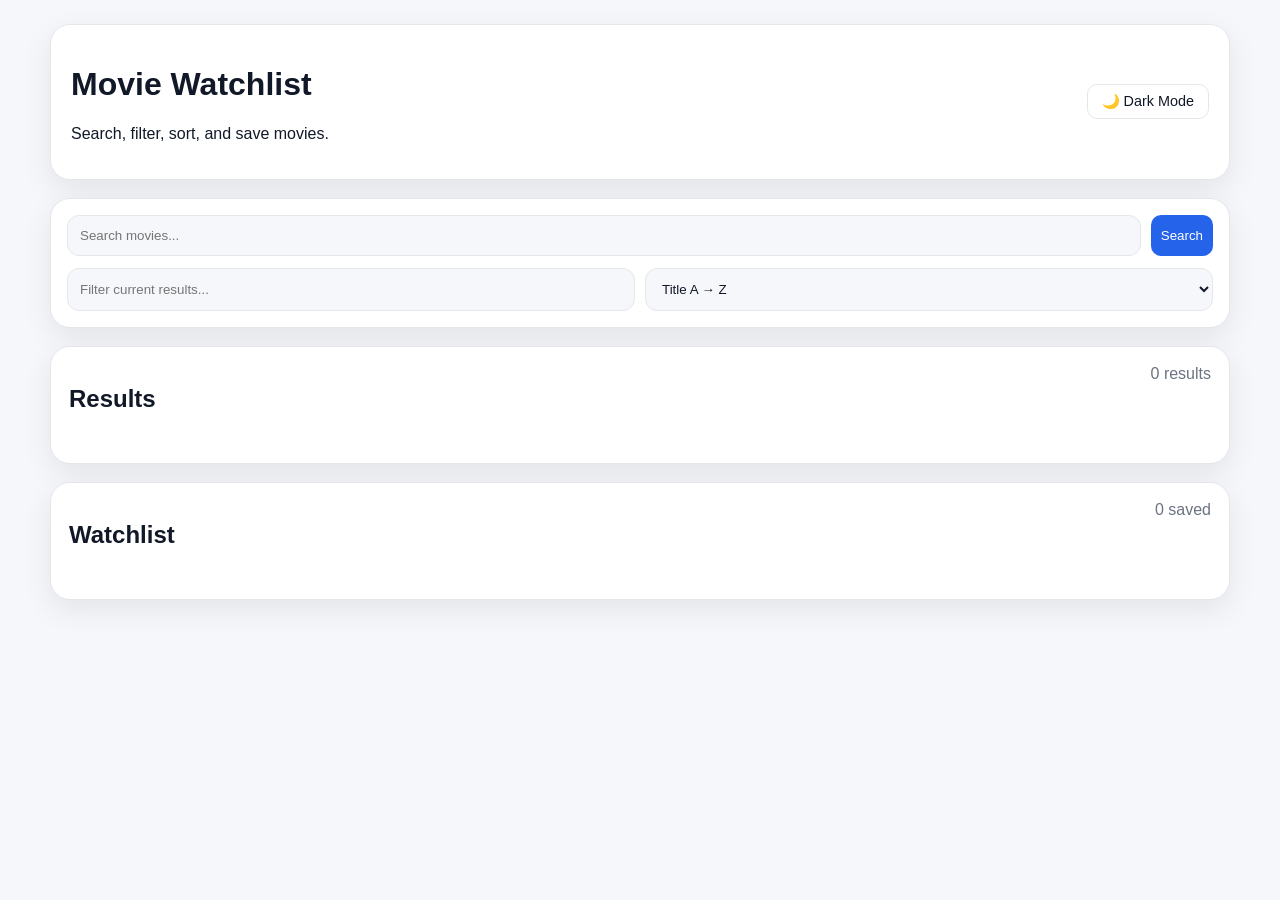
<file: index.html>
<!DOCTYPE html>

<html lang="en">
<head>
<meta charset="UTF-8">
<meta name="viewport" content="width=device-width, initial-scale=1.0">
<title>Movie Watchlist</title>
<link rel="stylesheet" href="style.css">
</head>

<body>

<div class="app">

<header class="topbar">
<div>
<h1>Movie Watchlist</h1>
<p>Search, filter, sort, and save movies.</p>
</div>

<button id="themeToggle" class="ghost-btn">🌙 Dark Mode</button>
</header>

<section class="controls">

<form id="searchForm" class="search-box">

<input 
type="text" 
id="searchInput" 
placeholder="Search movies..." 
autocomplete="off"
/>

<button type="submit">
Search
</button>

</form>

<div class="filters">

<input 
type="text" 
id="keywordFilter" 
placeholder="Filter current results..." 
autocomplete="off"
/>

<select id="sortBy">
<option value="title-asc">Title A → Z</option>
<option value="title-desc">Title Z → A</option>
<option value="year-asc">Year Old → New</option>
<option value="year-desc">Year New → Old</option>
</select>

</div>

</section>

<section class="section">

<div class="section-head">
<h2>Results</h2>
<span id="resultCount">0 results</span>
</div>

<div id="loading" class="loading hidden">
Loading movies...
</div>

<div id="movies" class="movies"></div>

</section>

<section class="section">

<div class="section-head">
<h2>Watchlist</h2>
<span id="watchlistCount">0 saved</span>
</div>

<div id="watchlist" class="movies"></div>

</section>

</div>

<script src="script.js"></script>

</body>
</html>
</file>
<file: style.css>
:root {
--bg: #f5f7fb;
--panel: #ffffff;
--text: #111827;
--muted: #6b7280;
--border: #e5e7eb;
--primary: #2563eb;
--primary-hover: #1d4ed8;
--danger: #ef4444;
--favorite: #f59e0b;
--shadow: 0 10px 30px rgba(0,0,0,0.08);
}

html[data-theme="dark"] {
--bg: #0f172a;
--panel: #111827;
--text: #f9fafb;
--muted: #9ca3af;
--border: #243041;
--primary: #60a5fa;
--primary-hover: #3b82f6;
--danger: #ef4444;
--favorite: #f59e0b;
--shadow: 0 10px 30px rgba(0,0,0,0.25);
}

* {
  box-sizing: border-box;
  }

body {
margin: 0;
font-family: Arial, Helvetica, sans-serif;
background: var(--bg);
color: var(--text);
}

.app {
width: min(1180px, calc(100% - 32px));
margin: 24px auto;
}

/* Header */

.topbar,
.controls,
.section {
background: var(--panel);
border: 1px solid var(--border);
border-radius: 20px;
box-shadow: var(--shadow);
}

.topbar {
display: flex;
justify-content: space-between;
align-items: center;
padding: 20px;
margin-bottom: 18px;
}

/* Medium Dark Mode Button */

.ghost-btn {
background: transparent;
border: 1px solid var(--border);
color: var(--text);
padding: 8px 14px;
font-size: 0.9rem;
border-radius: 10px;
cursor: pointer;
width: auto;
transition: 0.2s ease;
}

.ghost-btn:hover {
background: var(--bg);
}

/* Controls */

.controls {
padding: 16px;
margin-bottom: 18px;
}

.search-box {
display: grid;
grid-template-columns: 1fr auto;
gap: 10px;
margin-bottom: 12px;
}

.filters {
display: grid;
grid-template-columns: repeat(2,1fr);
gap: 10px;
}

input, select {
padding: 12px;
border-radius: 12px;
border: 1px solid var(--border);
background: var(--bg);
color: var(--text);
}

button {
padding: 10px;
border-radius: 10px;
border: none;
cursor: pointer;
font-weight: 500;
transition: 0.2s ease;
}

button:hover {
transform: translateY(-1px);
}

.search-box button {
background: var(--primary);
color: white;
}

.search-box button:hover {
background: var(--primary-hover);
}

/* Sections */

.section {
padding: 18px;
margin-bottom: 18px;
}

.section-head {
display: flex;
justify-content: space-between;
margin-bottom: 12px;
}

.section-head span {
color: var(--muted);
}

/* Movie Grid */

.movies {
display: grid;
grid-template-columns: repeat(auto-fit,minmax(220px,1fr));
gap: 16px;
}

.movie-card {
background: var(--panel);
border: 1px solid var(--border);
border-radius: 16px;
padding: 10px;
}

.movie-card img {
width: 100%;
border-radius: 12px;
}

.movie-info {
padding: 8px;
}

.movie-info h3 {
margin: 5px 0;
font-size: 1rem;
}

.movie-info p {
margin: 4px 0;
color: var(--muted);
}

/* Buttons */

.movie-info button {
width: 100%;
margin-top: 6px;
background: var(--primary);
color: white;
}

.movie-info button:hover {
background: var(--primary-hover);
}

/* Favorite Button */

.movie-info button:nth-child(4){
background: var(--favorite);
}

/* Remove Button */

.remove-btn {
background: var(--danger) !important;
color: white;
}

/* States */

.hidden {
display:none;
}

.loading{
padding:20px;
text-align:center;
}

.empty{
padding:20px;
text-align:center;
color:var(--muted);
}

/* Responsive */

@media(max-width:768px){

.search-box{
grid-template-columns:1fr;
}

.filters{
grid-template-columns:1fr;
}

.topbar{
flex-direction:column;
gap:10px;
align-items:flex-start;
}

}
</file>
